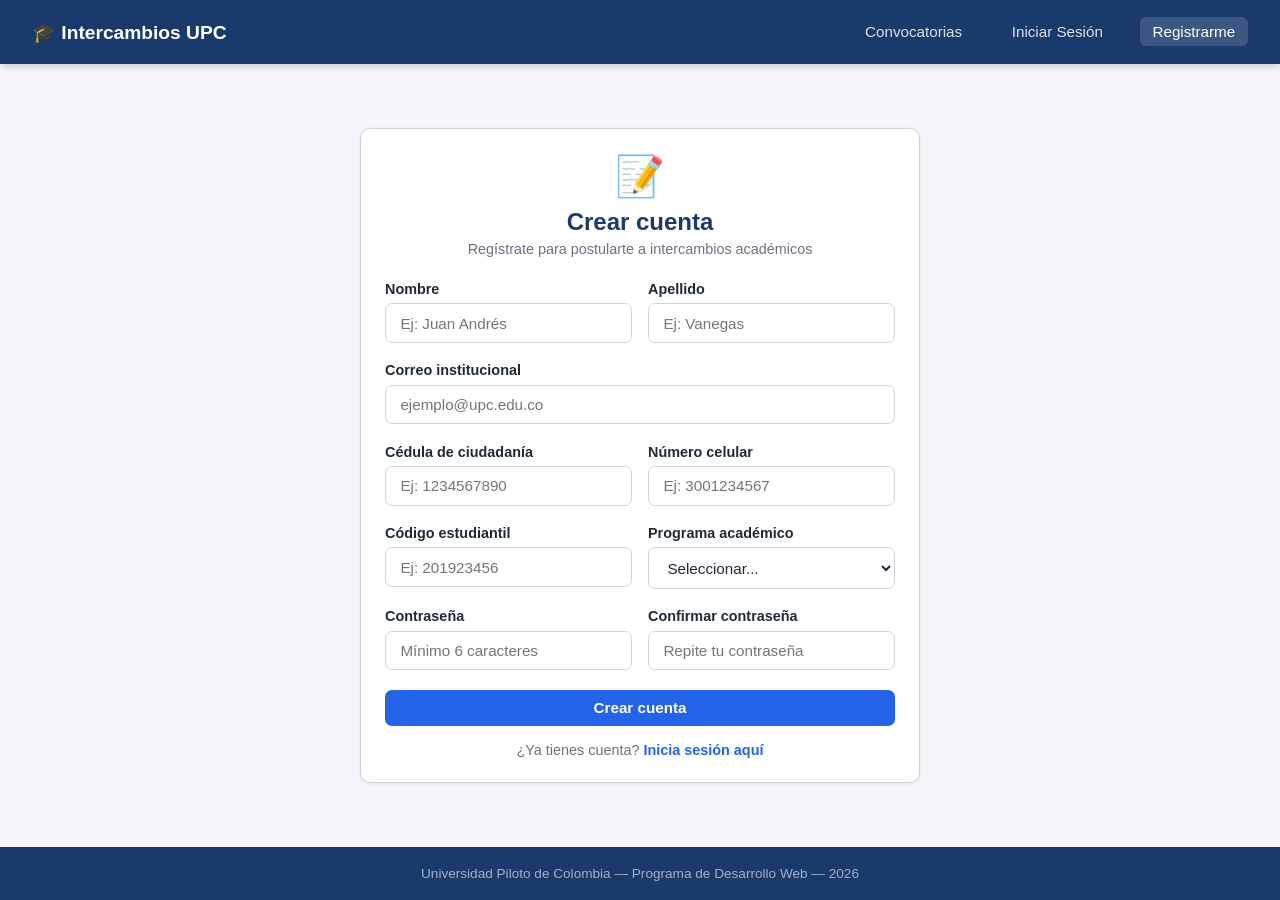
<file: frontend/pages/registro.html>
<!DOCTYPE html>
<html lang="es">
<head>
  <meta charset="UTF-8" />
  <meta name="viewport" content="width=device-width, initial-scale=1.0" />
  <title>Registro - Intercambios UPC</title>
  <link rel="stylesheet" href="../css/styles.css" />
</head>
<body>

  <!-- NAVEGACIÓN -->
  <nav>
    <a href="index.html" class="nav-logo">🎓 Intercambios UPC</a>
    <ul class="nav-links">
      <li><a href="index.html">Convocatorias</a></li>
      <li><a href="login.html">Iniciar Sesión</a></li>
      <li><a href="registro.html" class="activo">Registrarme</a></li>
    </ul>
  </nav>

  <main>
    <div class="form-container" style="max-width:560px;">
      <div class="card">

        <!-- PASO 1: Formulario de registro -->
        <div id="paso-registro">
          <div class="text-center mb-3">
            <div style="font-size:2.5rem; margin-bottom:0.5rem;">📝</div>
            <h1 style="font-size:1.5rem; color:#1a3a6b; margin-bottom:0.3rem;">Crear cuenta</h1>
            <p style="color:#6b7280; font-size:0.9rem;">Regístrate para postularte a intercambios académicos</p>
          </div>

          <form id="form-registro" onsubmit="registrar(event)">

            <div class="form-fila">
              <div class="form-group">
                <label for="nombre">Nombre</label>
                <input type="text" id="nombre" placeholder="Ej: Juan Andrés" required />
              </div>
              <div class="form-group">
                <label for="apellido">Apellido</label>
                <input type="text" id="apellido" placeholder="Ej: Vanegas" required />
              </div>
            </div>

            <div class="form-group">
              <label for="email">Correo institucional</label>
              <input type="email" id="email" placeholder="ejemplo@upc.edu.co" required />
            </div>

            <div class="form-fila">
              <div class="form-group">
                <label for="cedula">Cédula de ciudadanía</label>
                <input type="text" id="cedula" placeholder="Ej: 1234567890" required />
              </div>
              <div class="form-group">
                <label for="celular">Número celular</label>
                <input type="tel" id="celular" placeholder="Ej: 3001234567" required />
              </div>
            </div>

            <div class="form-fila">
              <div class="form-group">
                <label for="codigo">Código estudiantil</label>
                <input type="text" id="codigo" placeholder="Ej: 201923456" required />
              </div>
              <div class="form-group">
                <label for="programa">Programa académico</label>
                <select id="programa" required>
                  <option value="">Seleccionar...</option>
                  <option>Ingeniería de Sistemas</option>
                  <option>Ingeniería Civil</option>
                  <option>Arquitectura</option>
                  <option>Administración de Empresas</option>
                  <option>Derecho</option>
                  <option>Psicología</option>
                  <option>Medicina</option>
                  <option>Otro</option>
                </select>
              </div>
            </div>

            <div class="form-fila">
              <div class="form-group">
                <label for="contrasena">Contraseña</label>
                <input type="password" id="contrasena" placeholder="Mínimo 6 caracteres" required minlength="6" />
              </div>
              <div class="form-group">
                <label for="confirmar">Confirmar contraseña</label>
                <input type="password" id="confirmar" placeholder="Repite tu contraseña" required />
              </div>
            </div>

            <div id="alerta-registro"></div>

            <button type="submit" class="btn btn-primario btn-bloque btn-submit" id="btn-registro">
              Crear cuenta
            </button>
          </form>

          <div class="form-pie mt-2">
            ¿Ya tienes cuenta? <a href="login.html">Inicia sesión aquí</a>
          </div>
        </div>

        <!-- PASO 2: Correo de verificación enviado -->
        <div id="paso-email-enviado" style="display:none;">
          <div class="text-center mb-3">
            <div style="font-size:2.5rem; margin-bottom:0.5rem;">📧</div>
            <h1 style="font-size:1.5rem; color:#1a3a6b; margin-bottom:0.3rem;">Revisa tu correo</h1>
            <p style="color:#6b7280; font-size:0.9rem;">
              Enviamos un enlace de verificación a<br>
              <strong id="email-enviado-a" style="color:#1a3a6b;"></strong>
            </p>
          </div>

          <div style="background:#eff6ff; border:1px solid #bfdbfe; border-radius:10px; padding:24px; text-align:center; margin:1.5rem 0;">
            <p style="color:#1e40af; margin:0 0 0.5rem; font-size:0.95rem;">
              Haz clic en el enlace del correo para activar tu cuenta y configurar Google Authenticator.
            </p>
            <p style="color:#1e40af; margin:0; font-size:0.9rem;">
              El enlace expira en:
            </p>
            <div id="countdown" style="font-size:2.2rem; font-weight:700; color:#1a3a6b; margin-top:0.5rem; font-variant-numeric: tabular-nums;">5:00</div>
          </div>

          <p style="color:#6b7280; font-size:0.85rem; text-align:center; margin-top:0.5rem;">
            ¿No llegó? Revisa tu carpeta de spam.<br>
            Si el tiempo expira, <a href="registro.html">regístrate de nuevo</a>.
          </p>
        </div>

      </div>
    </div>
  </main>

  <footer>
    <p>Universidad Piloto de Colombia &mdash; Programa de Desarrollo Web &mdash; 2026</p>
  </footer>

  <script src="../js/main.js"></script>
  <script>
    let countdownInterval = null;

    async function registrar(e) {
      e.preventDefault();
      const contrasena = document.getElementById('contrasena').value;
      const confirmar  = document.getElementById('confirmar').value;
      const alerta     = document.getElementById('alerta-registro');
      const btn        = document.getElementById('btn-registro');

      if (contrasena !== confirmar) {
        alerta.className = 'alerta alerta-error';
        alerta.textContent = 'Las contraseñas no coinciden.';
        return;
      }

      alerta.textContent = '';
      btn.disabled    = true;
      btn.textContent = 'Creando cuenta...';

      try {
        const data = await apiFetch('/api/auth/registro', {
          method:  'POST',
          headers: { 'Content-Type': 'application/json' },
          body: JSON.stringify({
            nombre:     document.getElementById('nombre').value.trim(),
            apellido:   document.getElementById('apellido').value.trim(),
            email:      document.getElementById('email').value.trim(),
            contrasena: contrasena,
            cedula:     document.getElementById('cedula').value.trim(),
            celular:    document.getElementById('celular').value.trim(),
            codigo:     document.getElementById('codigo').value.trim(),
            programa:   document.getElementById('programa').value
          })
        });

        document.getElementById('email-enviado-a').textContent = data.email;
        document.getElementById('paso-registro').style.display = 'none';
        document.getElementById('paso-email-enviado').style.display = 'block';
        iniciarCountdown(5 * 60);

      } catch (err) {
        alerta.className = 'alerta alerta-error';
        alerta.textContent = err.message || 'Error al crear la cuenta.';
        btn.disabled    = false;
        btn.textContent = 'Crear cuenta';
      }
    }

    function iniciarCountdown(segundos) {
      const el = document.getElementById('countdown');
      let restante = segundos;
      if (countdownInterval) clearInterval(countdownInterval);
      countdownInterval = setInterval(() => {
        restante--;
        if (restante <= 0) {
          clearInterval(countdownInterval);
          el.textContent = '0:00';
          el.style.color = '#dc2626';
          return;
        }
        const m = Math.floor(restante / 60);
        const s = restante % 60;
        el.textContent = `${m}:${s.toString().padStart(2, '0')}`;
      }, 1000);
    }
  </script>
</body>
</html>
</file>
<file: frontend/css/styles.css>
* {
  margin: 0;
  padding: 0;
  box-sizing: border-box;
}

:root {
  --azul-oscuro: #1a3a6b;
  --azul-medio: #2563eb;
  --azul-claro: #e8f0fe;
  --verde: #16a34a;
  --rojo: #dc2626;
  --amarillo: #d97706;
  --gris: #6b7280;
  --fondo: #f5f7fa;
  --blanco: #ffffff;
  --borde: #d1d5db;
  --texto: #1f2937;
}

body {
  font-family: 'Segoe UI', Tahoma, Geneva, Verdana, sans-serif;
  background-color: var(--fondo);
  color: var(--texto);
  min-height: 100vh;
  display: flex;
  flex-direction: column;
}

/* ===== NAVEGACIÓN ===== */
nav {
  background-color: var(--azul-oscuro);
  padding: 0 2rem;
  display: flex;
  align-items: center;
  justify-content: space-between;
  height: 64px;
  box-shadow: 0 2px 8px rgba(0,0,0,0.2);
}

.nav-logo {
  color: var(--blanco);
  font-size: 1.2rem;
  font-weight: 700;
  text-decoration: none;
  display: flex;
  align-items: center;
  gap: 0.5rem;
}

.nav-links {
  display: flex;
  gap: 1.5rem;
  list-style: none;
}

.nav-links a {
  color: rgba(255,255,255,0.85);
  text-decoration: none;
  font-size: 0.95rem;
  padding: 0.4rem 0.8rem;
  border-radius: 6px;
  transition: background 0.2s;
}

.nav-links a:hover,
.nav-links a.activo {
  background-color: rgba(255,255,255,0.15);
  color: var(--blanco);
}

/* ===== CONTENIDO PRINCIPAL ===== */
main {
  flex: 1;
  padding: 2rem;
  max-width: 1100px;
  margin: 0 auto;
  width: 100%;
}

/* ===== ENCABEZADO DE PÁGINA ===== */
.page-header {
  margin-bottom: 2rem;
}

.page-header h1 {
  font-size: 1.8rem;
  color: var(--azul-oscuro);
  margin-bottom: 0.4rem;
}

.page-header p {
  color: var(--gris);
  font-size: 0.95rem;
}

/* ===== TARJETAS ===== */
.card {
  background: var(--blanco);
  border-radius: 10px;
  box-shadow: 0 1px 4px rgba(0,0,0,0.08);
  padding: 1.5rem;
  border: 1px solid var(--borde);
}

.cards-grid {
  display: grid;
  grid-template-columns: repeat(auto-fill, minmax(300px, 1fr));
  gap: 1.5rem;
}

.card-header {
  display: flex;
  justify-content: space-between;
  align-items: flex-start;
  margin-bottom: 0.8rem;
}

.card h2 {
  font-size: 1.1rem;
  color: var(--azul-oscuro);
  margin-bottom: 0.3rem;
}

.card .universidad {
  font-size: 0.9rem;
  color: var(--gris);
  margin-bottom: 0.8rem;
}

.card .descripcion {
  font-size: 0.9rem;
  color: var(--texto);
  line-height: 1.5;
  margin-bottom: 1rem;
}

.card .info-row {
  display: flex;
  gap: 1rem;
  font-size: 0.85rem;
  color: var(--gris);
  margin-bottom: 1rem;
}

/* ===== BADGES DE ESTADO ===== */
.badge {
  display: inline-block;
  padding: 0.25rem 0.75rem;
  border-radius: 999px;
  font-size: 0.8rem;
  font-weight: 600;
}

.badge-verde  { background: #dcfce7; color: var(--verde); }
.badge-rojo   { background: #fee2e2; color: var(--rojo); }
.badge-amarillo { background: #fef3c7; color: var(--amarillo); }
.badge-azul   { background: var(--azul-claro); color: var(--azul-medio); }

/* ===== BOTONES ===== */
.btn {
  display: inline-block;
  padding: 0.6rem 1.4rem;
  border-radius: 7px;
  font-size: 0.95rem;
  font-weight: 600;
  cursor: pointer;
  text-decoration: none;
  border: none;
  transition: opacity 0.2s, transform 0.1s;
}

.btn:hover { opacity: 0.88; transform: translateY(-1px); }
.btn:active { transform: translateY(0); }

.btn-primario  { background: var(--azul-medio); color: var(--blanco); }
.btn-secundario { background: var(--blanco); color: var(--azul-oscuro); border: 1.5px solid var(--borde); }
.btn-danger    { background: var(--rojo); color: var(--blanco); }
.btn-exito     { background: var(--verde); color: var(--blanco); }
.btn-sm        { padding: 0.35rem 0.9rem; font-size: 0.85rem; }
.btn-bloque    { width: 100%; text-align: center; }

/* ===== FORMULARIOS ===== */
.form-container {
  max-width: 480px;
  margin: 2rem auto;
}

.form-group {
  margin-bottom: 1.2rem;
}

.form-group label {
  display: block;
  font-size: 0.9rem;
  font-weight: 600;
  color: var(--texto);
  margin-bottom: 0.4rem;
}

.form-group input,
.form-group select,
.form-group textarea {
  width: 100%;
  padding: 0.65rem 0.9rem;
  border: 1.5px solid var(--borde);
  border-radius: 7px;
  font-size: 0.95rem;
  color: var(--texto);
  background: var(--blanco);
  transition: border-color 0.2s;
}

.form-group input:focus,
.form-group select:focus,
.form-group textarea:focus {
  outline: none;
  border-color: var(--azul-medio);
  box-shadow: 0 0 0 3px rgba(37,99,235,0.1);
}

.form-group textarea {
  resize: vertical;
  min-height: 90px;
}

.form-fila {
  display: grid;
  grid-template-columns: 1fr 1fr;
  gap: 1rem;
}

.form-pie {
  text-align: center;
  margin-top: 1rem;
  font-size: 0.9rem;
  color: var(--gris);
}

.form-pie a {
  color: var(--azul-medio);
  text-decoration: none;
  font-weight: 600;
}

/* ===== ALERTAS ===== */
.alerta {
  padding: 0.8rem 1.2rem;
  border-radius: 7px;
  font-size: 0.9rem;
  margin-bottom: 1.2rem;
}

.alerta-info    { background: var(--azul-claro); color: var(--azul-oscuro); border-left: 4px solid var(--azul-medio); }
.alerta-exito   { background: #dcfce7; color: #14532d; border-left: 4px solid var(--verde); }
.alerta-error   { background: #fee2e2; color: #7f1d1d; border-left: 4px solid var(--rojo); }

/* ===== TABLA ===== */
.tabla-container {
  overflow-x: auto;
}

table {
  width: 100%;
  border-collapse: collapse;
  font-size: 0.9rem;
}

thead {
  background: var(--azul-claro);
}

thead th {
  padding: 0.8rem 1rem;
  text-align: left;
  font-weight: 700;
  color: var(--azul-oscuro);
  font-size: 0.85rem;
  text-transform: uppercase;
  letter-spacing: 0.04em;
}

tbody tr {
  border-bottom: 1px solid var(--borde);
  transition: background 0.15s;
}

tbody tr:hover {
  background: #f9fafb;
}

tbody td {
  padding: 0.85rem 1rem;
  color: var(--texto);
}

/* ===== HERO (página principal) ===== */
.hero {
  background: linear-gradient(135deg, var(--azul-oscuro) 0%, var(--azul-medio) 100%);
  color: var(--blanco);
  padding: 3rem 2rem;
  text-align: center;
  margin-bottom: 2.5rem;
}

.hero h1 {
  font-size: 2.2rem;
  margin-bottom: 0.8rem;
}

.hero p {
  font-size: 1.1rem;
  opacity: 0.9;
  margin-bottom: 1.5rem;
}

/* ===== FOOTER ===== */
footer {
  background: var(--azul-oscuro);
  color: rgba(255,255,255,0.6);
  text-align: center;
  padding: 1.2rem;
  font-size: 0.85rem;
  margin-top: auto;
}

/* ===== UTILIDADES ===== */
.text-center { text-align: center; }
.mb-1 { margin-bottom: 0.5rem; }
.mb-2 { margin-bottom: 1rem; }
.mb-3 { margin-bottom: 1.5rem; }
.mt-2 { margin-top: 1rem; }
.flex-between { display: flex; justify-content: space-between; align-items: center; }

/* ===== NOTIFICACIONES — campanita navbar ===== */
.notif-wrapper {
  position: relative;
  display: flex;
  align-items: center;
}

.notif-btn {
  background: none;
  border: none;
  cursor: pointer;
  font-size: 1.35rem;
  line-height: 1;
  padding: 0.3rem 0.4rem;
  border-radius: 6px;
  color: rgba(255,255,255,0.85);
  transition: background 0.2s;
  position: relative;
  display: flex;
  align-items: center;
}

.notif-btn:hover {
  background: rgba(255,255,255,0.15);
}

.notif-badge {
  position: absolute;
  top: -2px;
  right: -4px;
  background: #ef4444;
  color: #fff;
  font-size: 0.65rem;
  font-weight: 700;
  min-width: 17px;
  height: 17px;
  border-radius: 999px;
  display: flex;
  align-items: center;
  justify-content: center;
  padding: 0 3px;
  line-height: 1;
  pointer-events: none;
}

.notif-dropdown {
  display: none;
  position: absolute;
  top: calc(100% + 10px);
  right: 0;
  width: 340px;
  background: #fff;
  border-radius: 10px;
  box-shadow: 0 8px 30px rgba(0,0,0,0.18);
  border: 1px solid #e5e7eb;
  z-index: 999;
  overflow: hidden;
  animation: notif-aparecer 0.18s ease;
}

@keyframes notif-aparecer {
  from { opacity: 0; transform: translateY(-6px); }
  to   { opacity: 1; transform: translateY(0); }
}

.notif-dropdown.abierto {
  display: block;
}

.notif-header {
  display: flex;
  justify-content: space-between;
  align-items: center;
  padding: 0.85rem 1rem 0.7rem;
  border-bottom: 1px solid #f0f0f0;
}

.notif-header strong {
  font-size: 0.9rem;
  color: #1a3a6b;
}

.notif-leer-todas {
  font-size: 0.78rem;
  color: #2563eb;
  cursor: pointer;
  background: none;
  border: none;
  padding: 0;
  font-weight: 600;
}

.notif-leer-todas:hover { text-decoration: underline; }

.notif-lista {
  max-height: 360px;
  overflow-y: auto;
}

.notif-item {
  display: flex;
  align-items: flex-start;
  gap: 0.75rem;
  padding: 0.85rem 1rem;
  border-bottom: 1px solid #f3f4f6;
  cursor: pointer;
  transition: background 0.15s;
  text-decoration: none;
  color: inherit;
}

.notif-item:last-child { border-bottom: none; }

.notif-item:hover { background: #f8faff; }

.notif-item.no-leida { background: #eff6ff; }
.notif-item.no-leida:hover { background: #dbeafe; }

.notif-punto {
  width: 8px;
  height: 8px;
  min-width: 8px;
  border-radius: 50%;
  background: #2563eb;
  margin-top: 5px;
}

.notif-item.leida .notif-punto { background: transparent; }

.notif-texto {
  font-size: 0.85rem;
  color: #374151;
  line-height: 1.45;
  flex: 1;
}

.notif-fecha {
  font-size: 0.75rem;
  color: #9ca3af;
  margin-top: 0.25rem;
  display: block;
}

.notif-vacia {
  text-align: center;
  padding: 2rem 1rem;
  color: #9ca3af;
  font-size: 0.88rem;
}
</file>
